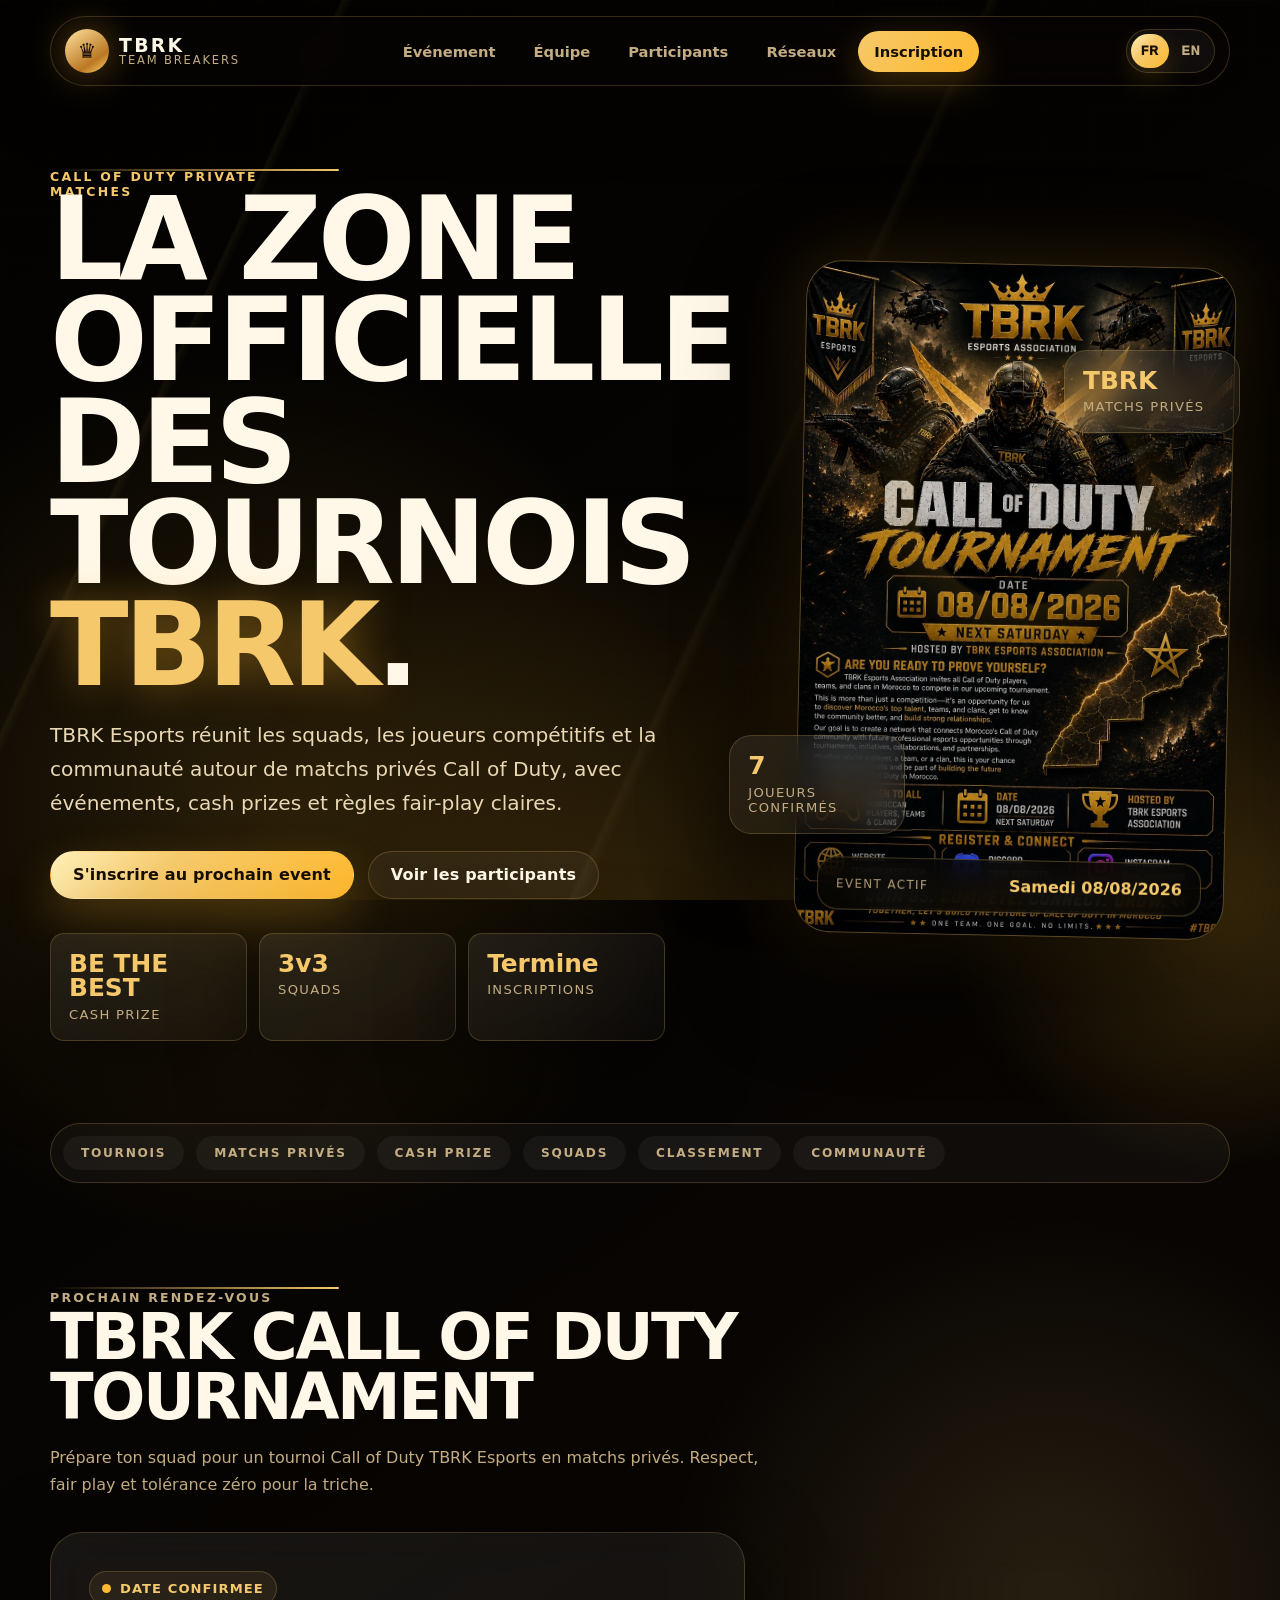
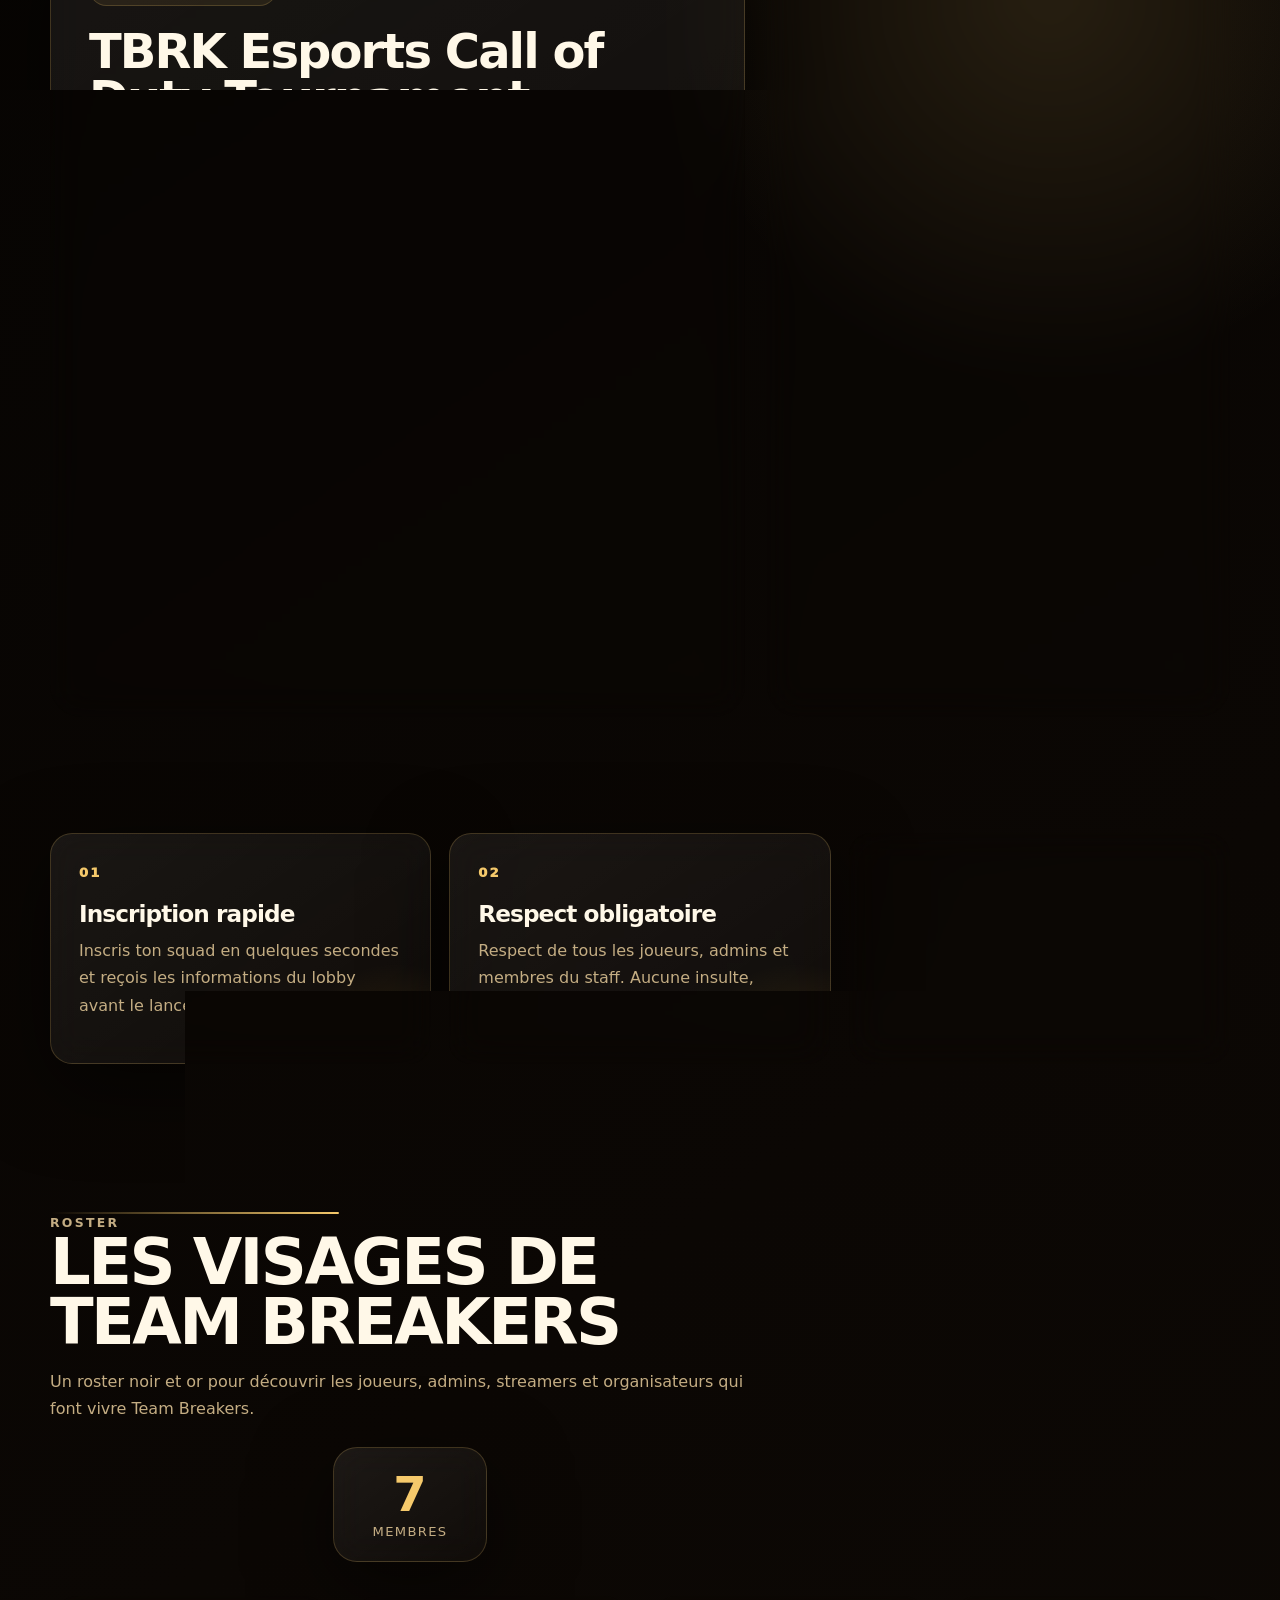
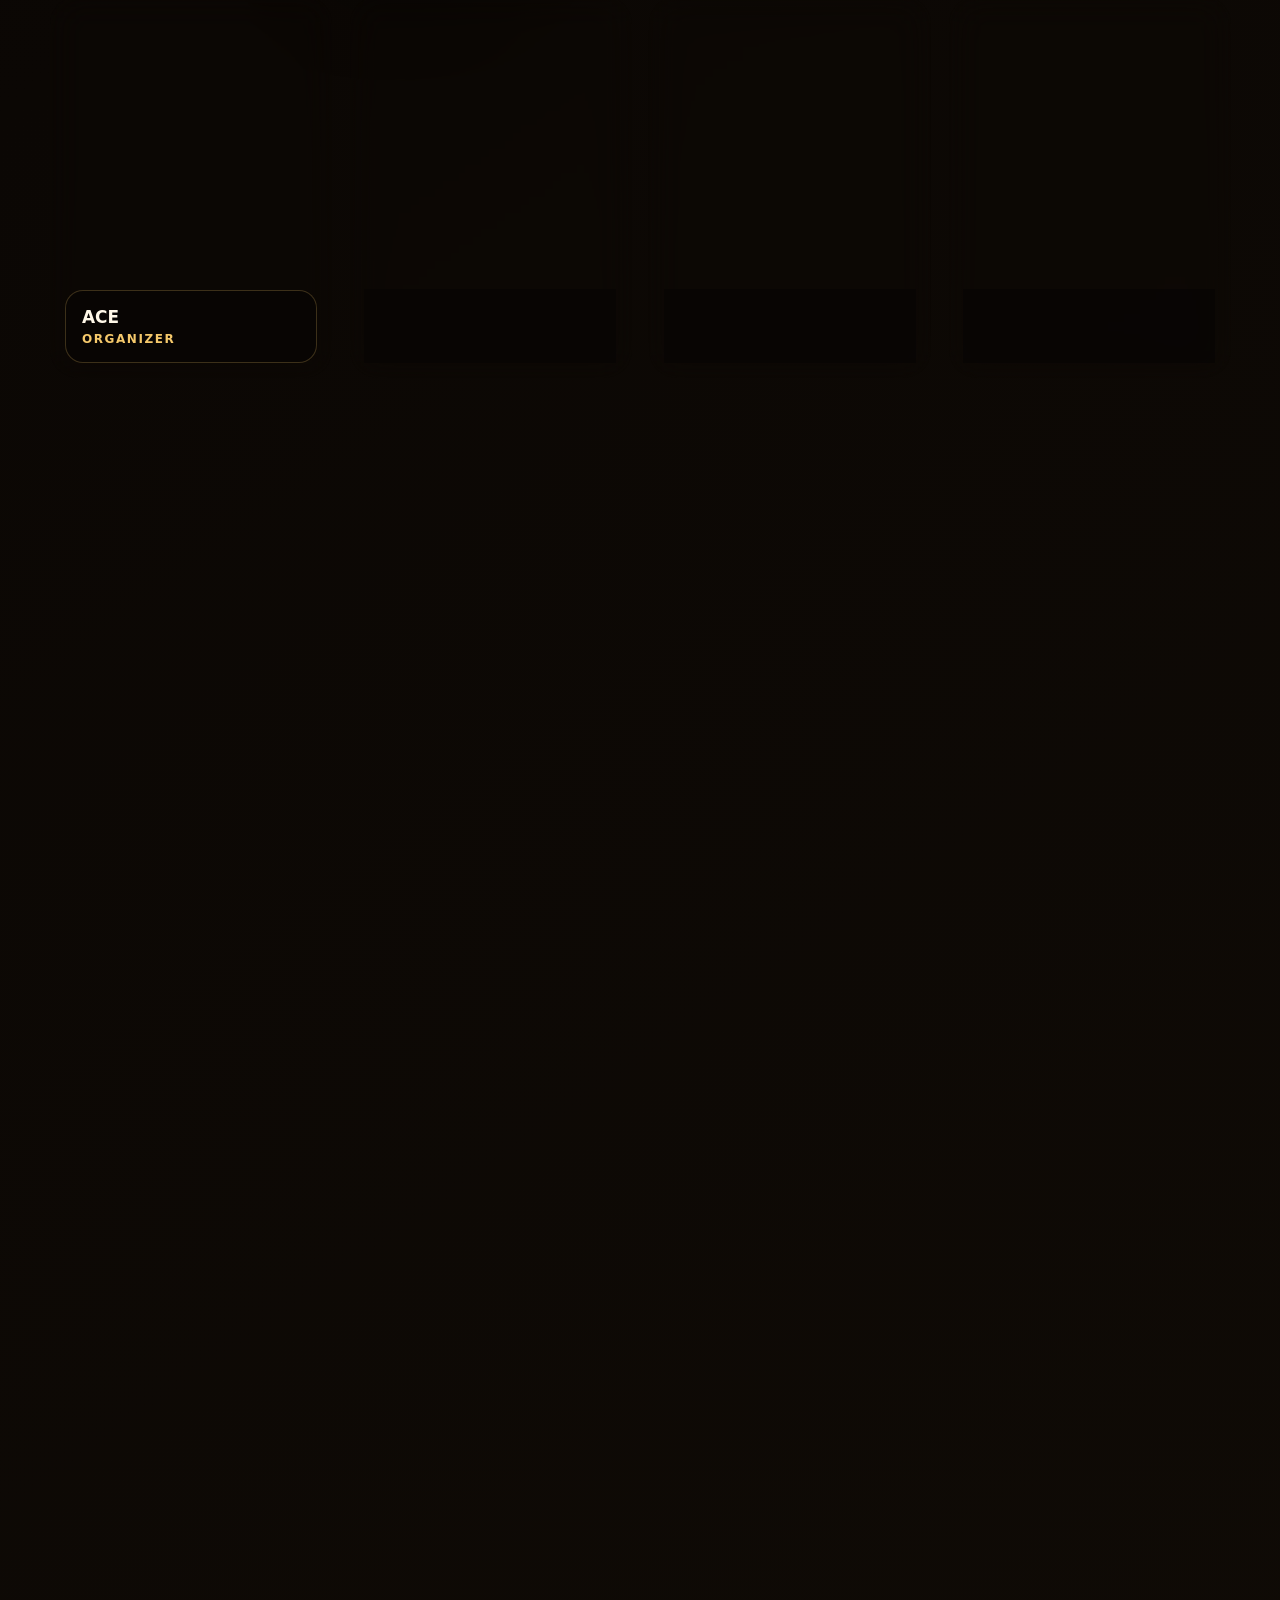
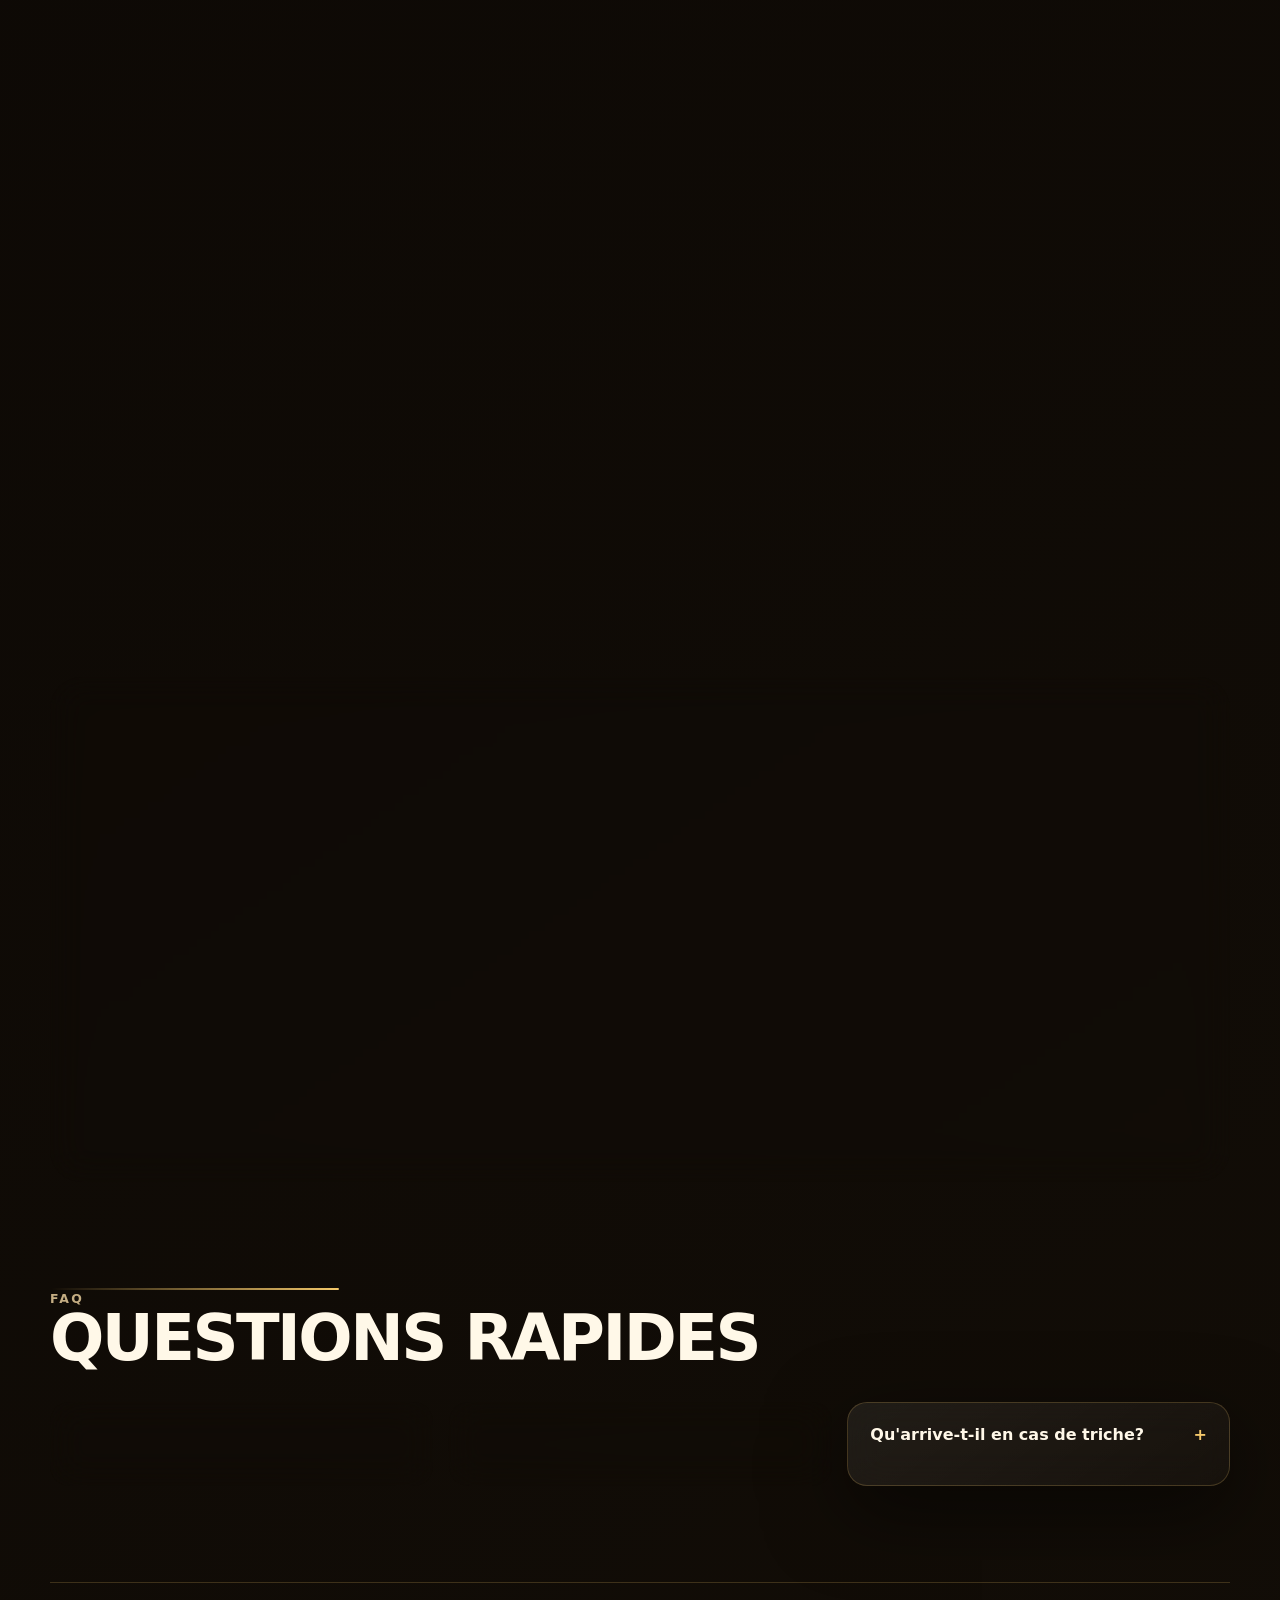
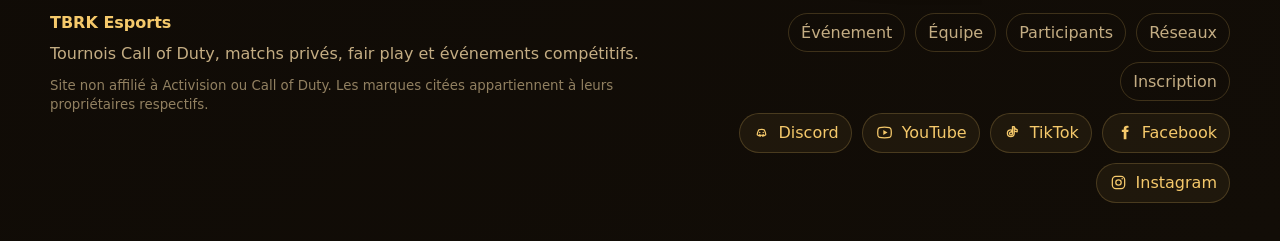
<file: index.html>
<!doctype html>
<html lang="fr" dir="ltr">
<head>
  <meta charset="utf-8" />
  <meta name="viewport" content="width=device-width, initial-scale=1" />
  <title>TBRK Esports | Tournois Call of Duty</title>
  <meta name="description" content="TBRK Esports organise des matchs privés, événements et tournois Call of Duty. Consulte les règles, les participants et inscris ton squad." />
  <meta name="theme-color" content="#080604" />
  <meta property="og:title" content="TBRK Esports - Team Breakers" />
  <meta property="og:description" content="Tournois Call of Duty, règles officielles, fair play et inscriptions aux événements TBRK." />
  <meta property="og:type" content="website" />
  <meta property="og:image" content="assets/images/event-poster.jpg" />
  <link rel="icon" href="assets/favicon.svg" type="image/svg+xml" />
  <link rel="stylesheet" href="css/style.css" />
</head>
<body>
  <div class="page-glow" aria-hidden="true"></div>
  <header class="site-header" data-nav>
    <a class="brand" href="#top" data-i18n-aria-label="a11y.brand">
      <span class="brand-mark" aria-hidden="true">♛</span>
      <span class="brand-copy">
        <strong>TBRK</strong>
        <small>Team Breakers</small>
      </span>
    </a>

    <nav class="site-nav" data-i18n-aria-label="a11y.mainNav" data-nav-menu>
      <a href="#event" data-i18n="nav.event">Événement</a>
      <a href="#team" data-i18n="nav.team">Équipe</a>
      <a href="#participants" data-i18n="nav.participants">Participants</a>
      <a href="#reseaux" data-i18n="nav.socials">Réseaux</a>
      <a href="#inscription" class="nav-cta" data-i18n="nav.registration">Inscription</a>
    </nav>

    <div class="header-actions">
      <div class="language-switcher" data-language-switcher data-i18n-aria-label="a11y.languageSwitcher" role="group">
        <button type="button" data-lang-option="fr" aria-pressed="true">FR</button>
        <button type="button" data-lang-option="en" aria-pressed="false">EN</button>
        <!-- <button type="button" data-lang-option="ar" aria-pressed="false">AR</button> -->
      </div>

      <button class="nav-toggle" type="button" data-i18n-aria-label="a11y.openMenu" aria-expanded="false" data-nav-toggle>
        <span></span><span></span><span></span>
      </button>
    </div>
  </header>

  <main id="top">
    <section class="hero section-padding">
      <div class="hero-copy reveal">
        <p class="eyebrow"> <span data-i18n="hero.eyebrow">Call of Duty Private Matches</span></p>
        <h1 data-i18n-html="hero.title">La zone officielle des tournois <em>TBRK</em>.</h1>
        <p class="hero-lead" data-i18n="hero.lead">
          TBRK Esports réunit les squads, les joueurs compétitifs et la communauté autour de matchs privés Call of Duty, avec événements, cash prizes et règles fair-play claires. 
        </p>
        <div class="hero-actions">
          <a class="btn btn-primary" href="#inscription" data-i18n="hero.primaryCta">S'inscrire au prochain event</a>
          <a class="btn btn-secondary" href="#participants" data-i18n="hero.secondaryCta">Voir les participants</a>
        </div>
        <div class="hero-metrics" data-i18n-aria-label="a11y.keyInfo">
          <div>
            <strong data-event-prize>BE THE BEST</strong>
            <span data-i18n="metrics.cashPrize">Cash prize</span>
          </div>
          <div>
            <strong data-event-format data-i18n="metrics.format">3v3</strong>
            <span data-i18n="metrics.squads">Squads</span>
          </div>
          <div>
            <strong data-event-status data-event-countdown>Compte a rebours</strong>
            <span data-i18n="metrics.registrations">Inscriptions</span>
          </div>
        </div>
      </div>

      <div class="hero-visual reveal" data-i18n-aria-label="a11y.poster">
        <div class="poster-card">
          <img src="assets/images/event-poster.jpg" data-i18n-alt="a11y.posterAlt" alt="Affiche TBRK Esports pour un tournoi Call of Duty avec règles fair play" />
          <div class="poster-badge">
            <span data-i18n="poster.activeEvent">Event actif</span>
            <strong data-event-date>Samedi 08/08/2026</strong>
          </div>
        </div>
        <div class="floating-card card-one">
          <strong data-participant-count>8</strong>
          <span data-i18n="hero.confirmedPlayers">joueurs confirmés</span>
        </div>
        <div class="floating-card card-two">
          <strong>TBRK</strong>
          <span data-i18n="hero.privateMatches">Matchs privés</span>
        </div>
      </div>
    </section>

    <section class="strip reveal" data-i18n-aria-label="a11y.highlights">
      <span data-i18n="strip.tournaments">Tournois</span>
      <span data-i18n="strip.privateMatches">Matchs privés</span>
      <span data-i18n="strip.cashPrize">Cash prize</span>
      <span data-i18n="strip.squads">Squads</span>
      <span data-i18n="strip.ranking">Classement</span>
      <span data-i18n="strip.community">Communauté</span>
    </section>

    <section class="section-padding event-section" id="event">
      <div class="section-heading reveal">
        <p class="eyebrow"> <span data-i18n="event.eyebrow">Prochain rendez-vous</span></p>
        <h2 data-event-title>TBRK Call of Duty Tournament</h2>
        <p data-event-description>
          Prépare ton squad, confirme ta présence et rejoins le lobby privé TBRK. Respect, fair play et compétition propre au programme.
        </p>
      </div>

      <div class="event-layout">
        <article class="event-card reveal">
          <div class="event-card-top">
            <span class="live-dot"></span>
            <span data-event-state>Date confirmee</span>
          </div>
          <h3 data-event-name>TBRK Esports Call of Duty Tournament</h3>
          <div class="event-grid">
            <div>
              <span data-i18n="event.date">Date</span>
              <strong data-event-date-full>Samedi 08/08/2026</strong>
            </div>
            <div>
              <span data-i18n="event.time">Heure</span>
              <strong data-event-time>23:00 heure du Maroc</strong>
            </div>
            <div>
              <span data-i18n="event.mode">Mode</span>
              <strong data-event-mode>3v3</strong>
            </div>
            <div>
              <span data-i18n="event.prize">Prix</span>
              <strong data-event-prize-card>BE THE BEST</strong>
            </div>
          </div>
          <div class="event-actions">
            <a class="btn btn-primary" data-form-link data-i18n="event.fillForm" data-i18n-empty-text="form.coming" data-empty-text="Formulaire d'inscription" href="#inscription" target="_self" rel="noopener">Remplir le formulaire</a>
            <a class="btn btn-ghost" href="#rules" data-i18n="event.viewRules">Voir les règles</a>
          </div>
        </article>

        <aside class="rules-card reveal" id="rules">
          <p class="eyebrow"> <span data-i18n="rules.eyebrow">Règlement officiel</span></p>
          <h3 data-i18n="rules.title">Règles du tournoi</h3>
          <ul data-rules-list>
            <li>Respect de tous les joueurs, admins et membres du staff.</li>
            <li>Fair play et bon esprit sportif obligatoires.</li>
            <li>Comportement professionnel en tout temps.</li>
            <li>Aucune insulte, toxicité ou langage offensant.</li>
            <li>Aucune triche, hack, exploit ou logiciel tiers non autorisé.</li>
            <li>Triche = bannissement permanent des événements TBRK.</li>
            <li>Tous les matchs sont surveillés et révisés.</li>
          </ul>
          <div class="policy-box">
            <strong data-i18n="rules.policyTitle">Fair Play Policy</strong>
            <p data-fair-play-policy>Tout joueur pris à tricher, exploiter un bug, utiliser un hack ou un logiciel non autorisé recevra un bannissement permanent de tous les événements TBRK Esports.</p>
          </div>
        </aside>
      </div>
    </section>

    <section class="section-padding features-section" data-i18n-aria-label="a11y.whyJoin">
      <div class="feature-card reveal">
        <span class="feature-icon">01</span>
        <h3 data-i18n="feature.one.title">Inscription rapide</h3>
        <p data-i18n="feature.one.text">Inscris ton squad en quelques secondes et reçois les informations du lobby avant le lancement de l'événement.</p>
      </div>
      <div class="feature-card reveal">
        <span class="feature-icon">02</span>
        <h3 data-i18n="feature.two.title">Respect obligatoire</h3>
        <p data-i18n="feature.two.text">Respect de tous les joueurs, admins et membres du staff. Aucune insulte, toxicité ou langage offensant.</p>
      </div>
      <div class="feature-card reveal">
        <span class="feature-icon">03</span>
        <h3 data-i18n="feature.three.title">Ban permanent</h3>
        <p data-i18n="feature.three.text">Aucune triche, hack, exploit ou logiciel tiers non autorisé. Toute violation entraîne un bannissement permanent.</p>
      </div>
    </section>

    <section class="section-padding team-section" id="team">
      <div class="section-heading reveal">
        <p class="eyebrow"> <span data-i18n="team.eyebrow">Roster</span></p>
        <h2 data-i18n="team.title">Les visages de Team Breakers</h2>
        <p data-i18n="team.text">Un roster noir et or pour découvrir les joueurs, admins, streamers et organisateurs qui font vivre Team Breakers.</p>
        <div class="count-card team-count-card">
          <strong data-member-count>0</strong>
          <span data-member-count-label>membres</span>
        </div>
      </div>
      <div class="team-grid" data-team-grid>
        <!-- Rempli automatiquement par js/app.js -->
      </div>
    </section>

    <section class="section-padding participants-section" id="participants">
      <div class="participants-header reveal">
        <div>
          <p class="eyebrow"> <span data-i18n="participants.eyebrow">Event en cours</span></p>
          <h2 data-i18n="participants.title">Participants inscrits</h2>
          <p data-i18n="participants.text">Quand un événement est actif, cette section affiche les joueurs confirmés et les squads déjà prêts pour le lobby.</p>
        </div>
        <div class="count-card">
          <strong data-participant-count-large>0</strong>
          <span data-i18n="participants.confirmed">confirmés</span>
        </div>
      </div>
      <div class="participants-list reveal" data-participants-list>
        <!-- Rempli automatiquement par js/app.js -->
      </div>
    </section>

    <section class="section-padding inscription-section" id="inscription">
      <div class="cta-panel reveal">
        <div>
          <p class="eyebrow"> <span data-i18n="cta.eyebrow">Rejoins le lobby</span></p>
          <h2 data-i18n="cta.title">Inscris ton squad au prochain tournoi TBRK.</h2>
          <p data-i18n="cta.text">
            Remplis le formulaire officiel pour réserver ta place. L'équipe TBRK validera ensuite les joueurs confirmés pour l'événement.
          </p>
        </div>
        <div class="cta-action">
          <a class="btn btn-primary btn-big" data-form-link data-i18n="cta.openForm" data-i18n-empty-text="form.coming" data-empty-text="Formulaire d'inscription" href="#inscription" target="_self" rel="noopener">Ouvrir le formulaire</a>
          <p class="form-note" data-form-note>Le formulaire sera ajouté ici dès l’ouverture des inscriptions.</p>
        </div>
      </div>
      <!-- <div class="form-embed reveal" data-form-embed>
        <iframe
          data-form-iframe
          src="https://docs.google.com/forms/d/e/1FAIpQLSf1eg2Zl-K3qJorzUhEaVsmOD-RLUkhR1WDR3X3w_1dHGWN-w/viewform?embedded=true"
          title="TBRK tournament registration form"
          loading="lazy"
          frameborder="0"
          marginheight="0"
          marginwidth="0">Chargement...</iframe>
      </div> -->
    </section>

    <section class="section-padding social-section" id="reseaux">
      <div class="social-panel reveal">
        <div class="section-heading">
          <p class="eyebrow"> <span data-i18n="social.eyebrow">Communauté</span></p>
          <h2 data-i18n="social.title">Connecte-toi avec TBRK.</h2>
          <p data-i18n="social.text">
            Rejoins nos réseaux pour recevoir les annonces d'événements, les horaires des lobbys, les clips, les résultats et les prochaines ouvertures d'inscription.
          </p>
        </div>
        <div class="social-grid" data-i18n-aria-label="a11y.socialLinks">
          <a class="social-card" data-social-link="discord" href="#reseaux" target="_self">
            <span class="social-icon" aria-hidden="true"><svg class="social-svg" viewBox="0 0 24 24" role="img" aria-label="Discord"><path d="M8.2 8.1c2.5-.8 5.1-.8 7.6 0l1.3 2.8c.5 1.3.8 2.8.9 4.2-1.5 1.2-3 1.9-4.4 2.2l-.7-1.1c.8-.2 1.5-.6 2.1-1-2 .9-4 .9-6 0 .6.4 1.3.8 2.1 1l-.7 1.1c-1.4-.3-2.9-1-4.4-2.2.1-1.4.4-2.9.9-4.2l1.3-2.8Z" fill="none" stroke="currentColor" stroke-width="1.7" stroke-linejoin="round"/><path d="M9.5 13.1c.6 0 1-.5 1-1s-.4-1-1-1-1 .5-1 1 .4 1 1 1Zm5 0c.6 0 1-.5 1-1s-.4-1-1-1-1 .5-1 1 .4 1 1 1Z" fill="currentColor"/></svg></span>
            <span class="social-copy">
              <strong data-i18n="social.discord.title">Discord</strong>
              <small data-i18n="social.discord.desc"></small>
            </span>
          </a>
          <a class="social-card" data-social-link="youtube" href="#reseaux" target="_self">
            <span class="social-icon" aria-hidden="true"><svg class="social-svg" viewBox="0 0 24 24" role="img" aria-label="YouTube"><path d="M21.1 7.2a3.1 3.1 0 0 0-2.2-2.2C17 4.5 12 4.5 12 4.5s-5 0-6.9.5a3.1 3.1 0 0 0-2.2 2.2A32 32 0 0 0 2.4 12a32 32 0 0 0 .5 4.8 3.1 3.1 0 0 0 2.2 2.2c1.9.5 6.9.5 6.9.5s5 0 6.9-.5a3.1 3.1 0 0 0 2.2-2.2c.3-1.3.5-2.9.5-4.8s-.2-3.5-.5-4.8Z" fill="none" stroke="currentColor" stroke-width="1.8" stroke-linejoin="round"/><path d="M10.3 8.6v6.8L16.2 12l-5.9-3.4Z" fill="currentColor"/></svg></span>
            <span class="social-copy">
              <strong data-i18n="social.youtube.title">YouTube</strong>
              <small data-i18n="social.youtube.desc"></small>
            </span>
          </a>
          <a class="social-card" data-social-link="tiktok" href="#reseaux" target="_self">
            <span class="social-icon" aria-hidden="true"><svg class="social-svg" viewBox="0 0 24 24" role="img" aria-label="TikTok"><path d="M14.4 3.6v9.5a4.8 4.8 0 1 1-4.8-4.8c.5 0 .9.1 1.3.2v3a2.1 2.1 0 1 0 1.1 1.8V3.6h2.4Zm0 0c.4 2.5 1.9 4 4.2 4.4v3.1c-1.7-.1-3.2-.7-4.2-1.7" fill="none" stroke="currentColor" stroke-width="1.85" stroke-linecap="round" stroke-linejoin="round"/></svg></span>
            <span class="social-copy">
              <strong data-i18n="social.tiktok.title">Tiktok</strong>
              <small data-i18n="social.tiktok.desc"></small>
            </span>
          </a>
          <a class="social-card" data-social-link="facebook" href="#reseaux" target="_self">
            <span class="social-icon" aria-hidden="true"><svg class="social-svg" viewBox="0 0 24 24" role="img" aria-label="Facebook"><path d="M14.7 8.1V6.6c0-.8.4-1.2 1.4-1.2h1.6V2.7c-.8-.1-1.6-.2-2.5-.2-2.6 0-4.3 1.6-4.3 4.5v1.1H8.2v3.1h2.7v10.3h3.8V11.2h2.6l.5-3.1h-3.1Z" fill="currentColor"/></svg></span>
            <span class="social-copy">
              <strong data-i18n="social.facebook.title">Facebook</strong>
              <small data-i18n="social.facebook.desc"></small>
            </span>
          </a>
          <a class="social-card" data-social-link="instagram" href="#reseaux" target="_self">
            <span class="social-icon" aria-hidden="true"><svg class="social-svg" viewBox="0 0 24 24" role="img" aria-label="Instagram"><rect x="3.3" y="3.3" width="17.4" height="17.4" rx="5" fill="none" stroke="currentColor" stroke-width="1.8"/><circle cx="12" cy="12" r="3.8" fill="none" stroke="currentColor" stroke-width="1.8"/><circle cx="17.2" cy="6.8" r="1.1" fill="currentColor"/></svg></span>
            <span class="social-copy">
              <strong data-i18n="social.instagram.title">Instagram</strong>
              <small data-i18n="social.instagram.desc"></small>
            </span>
          </a>
        </div>
        <p class="social-note" data-social-note>Les réseaux officiels TBRK seront ajoutés ici au fur et à mesure de leur ouverture.</p>
      </div>
    </section>

    <section class="section-padding faq-section" data-i18n-aria-label="a11y.faq">
      <div class="section-heading reveal">
        <p class="eyebrow"> <span data-i18n="faq.eyebrow">FAQ</span></p>
        <h2 data-i18n="faq.title">Questions rapides</h2>
      </div>
      <div class="faq-grid">
        <details class="reveal">
          <summary data-i18n="faq.q1">Comment participer à un événement?</summary>
          <p data-i18n="faq.a1">Clique sur le bouton d'inscription, remplis le formulaire officiel et attends la confirmation de l'équipe TBRK.</p>
        </details>
        <details class="reveal">
          <summary data-i18n="faq.q2">Quand la liste des participants est-elle mise à jour?</summary>
          <p data-i18n="faq.a2">Les participants confirmés sont publiés après validation des inscriptions par les admins TBRK.</p>
        </details>
        <details class="reveal">
          <summary data-i18n="faq.q3">Qu'arrive-t-il en cas de triche?</summary>
          <p data-i18n="faq.a3">La triche, les hacks, les exploits et les logiciels non autorisés entraînent un bannissement permanent des événements TBRK.</p>
        </details>
      </div>
    </section>
  </main>

  <footer class="site-footer">
    <div>
      <strong>TBRK Esports</strong>
      <p data-i18n="footer.description">Tournois Call of Duty, matchs privés, fair play et événements compétitifs.</p>
      <small data-i18n="footer.disclaimer">Site non affilié à Activision ou Call of Duty. Les marques citées appartiennent à leurs propriétaires respectifs.</small>
    </div>
    <div class="footer-right">
      <div class="footer-links">
        <a href="#event" data-i18n="nav.event">Événement</a>
        <a href="#team" data-i18n="nav.team">Équipe</a>
        <a href="#participants" data-i18n="nav.participants">Participants</a>
        <a href="#reseaux" data-i18n="nav.socials">Réseaux</a>
        <a data-form-link data-i18n="nav.registration" data-i18n-empty-text="form.registrationComing" data-empty-text="Inscription" href="#inscription" target="_self" rel="noopener">Inscription</a>
      </div>
      <div class="footer-socials" data-i18n-aria-label="a11y.footerSocials">
        <a data-social-link="discord" href="#reseaux" target="_self"><span class="footer-social-icon" aria-hidden="true"><svg class="social-svg" viewBox="0 0 24 24" role="img" aria-label="Discord"><path d="M8.2 8.1c2.5-.8 5.1-.8 7.6 0l1.3 2.8c.5 1.3.8 2.8.9 4.2-1.5 1.2-3 1.9-4.4 2.2l-.7-1.1c.8-.2 1.5-.6 2.1-1-2 .9-4 .9-6 0 .6.4 1.3.8 2.1 1l-.7 1.1c-1.4-.3-2.9-1-4.4-2.2.1-1.4.4-2.9.9-4.2l1.3-2.8Z" fill="none" stroke="currentColor" stroke-width="1.7" stroke-linejoin="round"/><path d="M9.5 13.1c.6 0 1-.5 1-1s-.4-1-1-1-1 .5-1 1 .4 1 1 1Zm5 0c.6 0 1-.5 1-1s-.4-1-1-1-1 .5-1 1 .4 1 1 1Z" fill="currentColor"/></svg></span><span data-i18n="social.discord.title">Discord</span></a>
        <a data-social-link="youtube" href="#reseaux" target="_self"><span class="footer-social-icon" aria-hidden="true"><svg class="social-svg" viewBox="0 0 24 24" role="img" aria-label="YouTube"><path d="M21.1 7.2a3.1 3.1 0 0 0-2.2-2.2C17 4.5 12 4.5 12 4.5s-5 0-6.9.5a3.1 3.1 0 0 0-2.2 2.2A32 32 0 0 0 2.4 12a32 32 0 0 0 .5 4.8 3.1 3.1 0 0 0 2.2 2.2c1.9.5 6.9.5 6.9.5s5 0 6.9-.5a3.1 3.1 0 0 0 2.2-2.2c.3-1.3.5-2.9.5-4.8s-.2-3.5-.5-4.8Z" fill="none" stroke="currentColor" stroke-width="1.8" stroke-linejoin="round"/><path d="M10.3 8.6v6.8L16.2 12l-5.9-3.4Z" fill="currentColor"/></svg></span><span data-i18n="social.youtube.title">YouTube</span></a>
        <a data-social-link="tiktok" href="#reseaux" target="_self"><span class="footer-social-icon" aria-hidden="true"><svg class="social-svg" viewBox="0 0 24 24" role="img" aria-label="TikTok"><path d="M14.4 3.6v9.5a4.8 4.8 0 1 1-4.8-4.8c.5 0 .9.1 1.3.2v3a2.1 2.1 0 1 0 1.1 1.8V3.6h2.4Zm0 0c.4 2.5 1.9 4 4.2 4.4v3.1c-1.7-.1-3.2-.7-4.2-1.7" fill="none" stroke="currentColor" stroke-width="1.85" stroke-linecap="round" stroke-linejoin="round"/></svg></span><span data-i18n="social.tiktok.title">Tiktok</span></a>
        <a data-social-link="facebook" href="#reseaux" target="_self"><span class="footer-social-icon" aria-hidden="true"><svg class="social-svg" viewBox="0 0 24 24" role="img" aria-label="Facebook"><path d="M14.7 8.1V6.6c0-.8.4-1.2 1.4-1.2h1.6V2.7c-.8-.1-1.6-.2-2.5-.2-2.6 0-4.3 1.6-4.3 4.5v1.1H8.2v3.1h2.7v10.3h3.8V11.2h2.6l.5-3.1h-3.1Z" fill="currentColor"/></svg></span><span data-i18n="social.facebook.title">Facebook</span></a>
        <a data-social-link="instagram" href="#reseaux" target="_self"><span class="footer-social-icon" aria-hidden="true"><svg class="social-svg" viewBox="0 0 24 24" role="img" aria-label="Instagram"><rect x="3.3" y="3.3" width="17.4" height="17.4" rx="5" fill="none" stroke="currentColor" stroke-width="1.8"/><circle cx="12" cy="12" r="3.8" fill="none" stroke="currentColor" stroke-width="1.8"/><circle cx="17.2" cy="6.8" r="1.1" fill="currentColor"/></svg></span><span data-i18n="social.instagram.title">Instagram</span></a>
      </div>
    </div>
  </footer>

  <script src="js/app.js" defer></script>
</body>
</html>
</file>
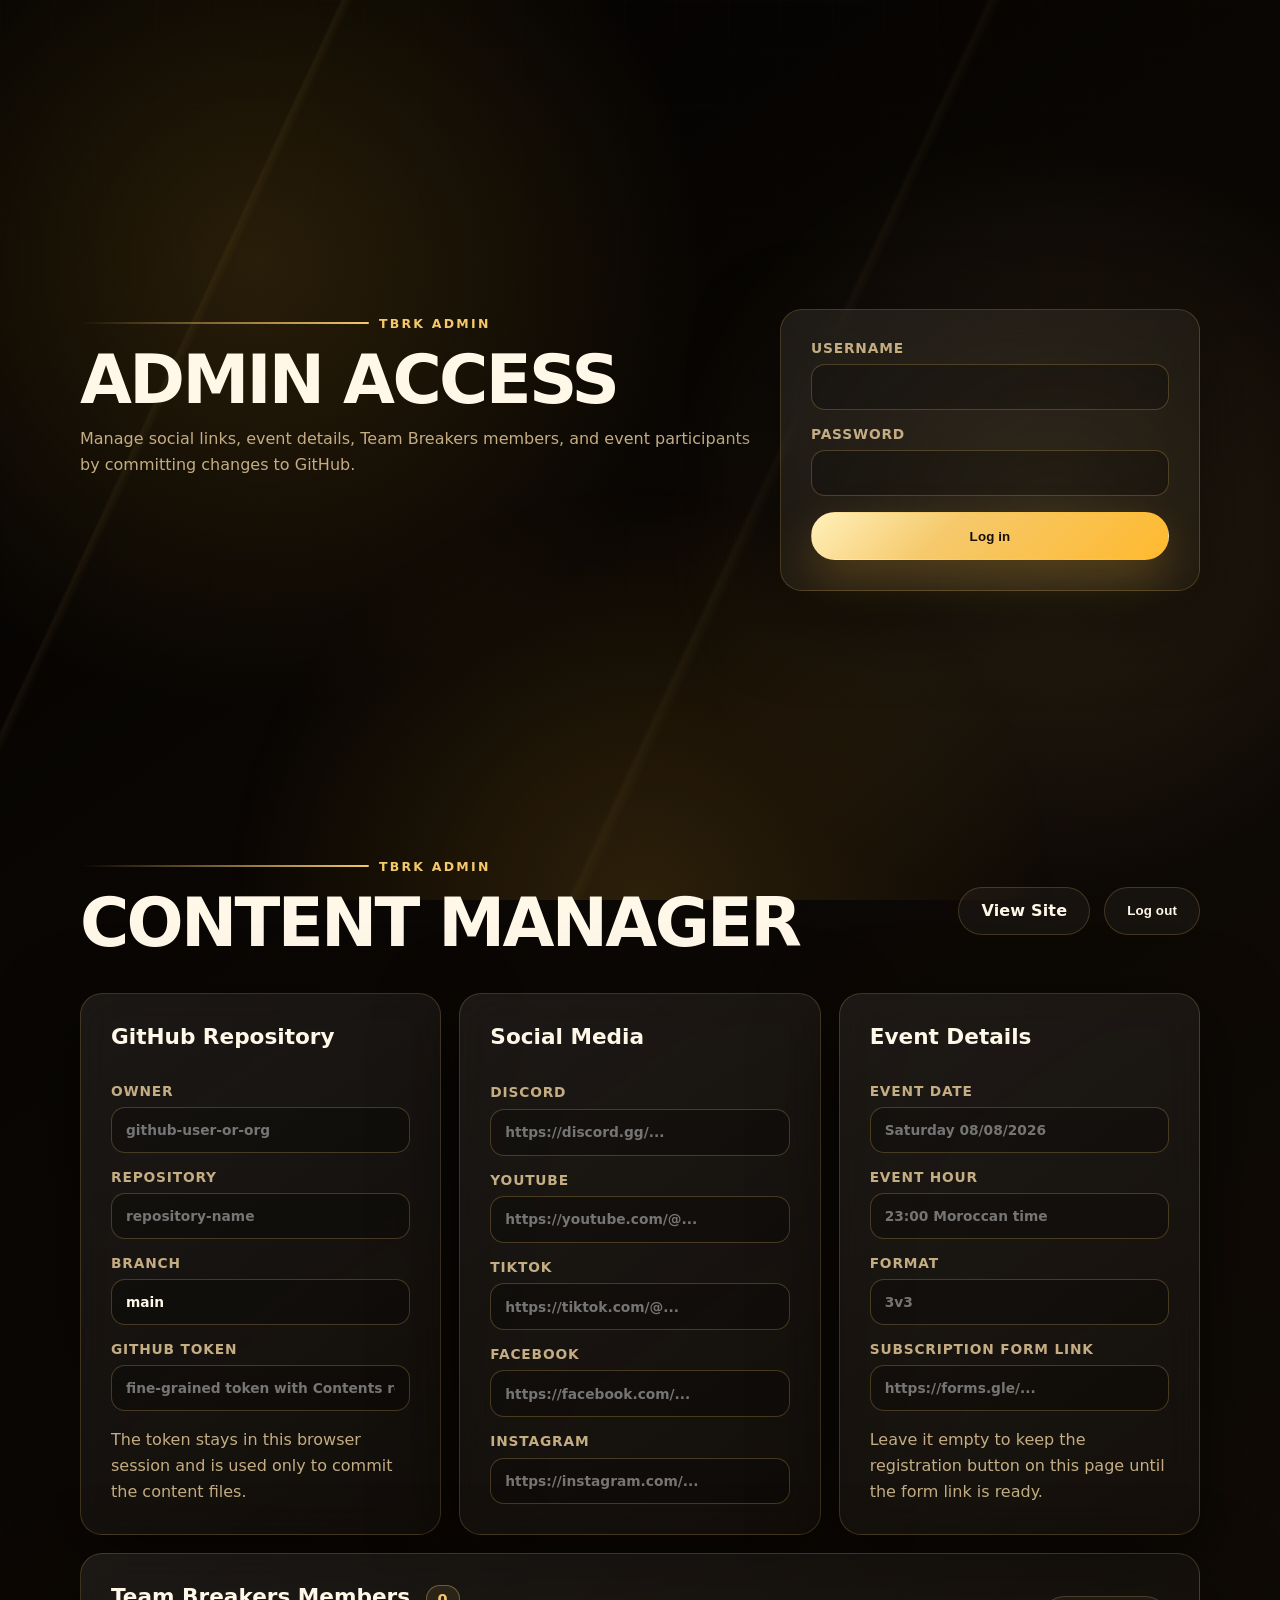
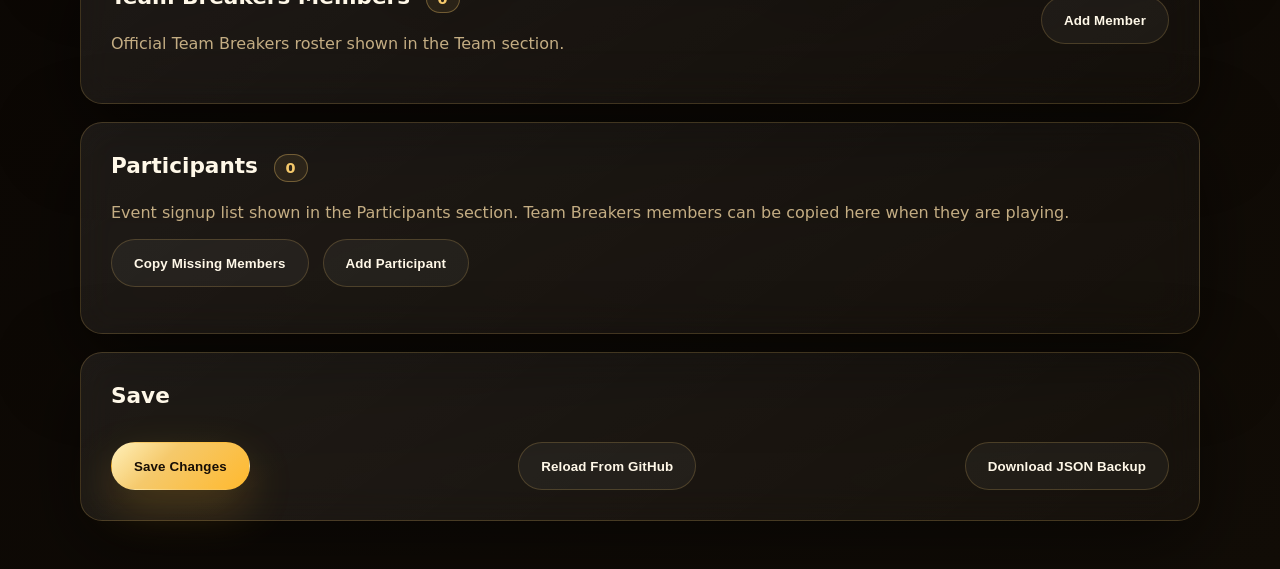
<file: admin.html>
<!doctype html>
<html lang="en">
<head>
  <meta charset="utf-8" />
  <meta name="viewport" content="width=device-width, initial-scale=1" />
  <title>TBRK Admin</title>
  <meta name="robots" content="noindex, nofollow" />
  <link rel="stylesheet" href="css/style.css" />
  <link rel="stylesheet" href="css/admin.css" />
</head>
<body class="admin-body">
  <main class="admin-shell">
    <section class="admin-login" data-login-panel>
      <div>
        <p class="eyebrow"><span></span> TBRK Admin</p>
        <h1>Admin Access</h1>
        <p class="admin-muted">Manage social links, event details, Team Breakers members, and event participants by committing changes to GitHub. </p>
      </div>

      <form class="admin-card admin-form" action="#" data-login-form>
        <label>
          Username
          <input name="username" autocomplete="username" required />
        </label>
        <label>
          Password
          <input name="password" type="password" autocomplete="current-password" required />
        </label>
        <button class="btn btn-primary" type="button" data-login-submit>Log in</button>
        <p class="admin-error" data-login-error hidden>Incorrect login. An alert email draft will be opened.</p>
      </form>
    </section>

    <section class="admin-panel" data-admin-panel hidden>
      <header class="admin-topbar">
        <div>
          <p class="eyebrow"><span></span> TBRK Admin</p>
          <h1>Content Manager</h1>
        </div>
        <div class="admin-actions">
          <a class="btn btn-secondary" href="index.html">View Site</a>
          <button class="btn btn-ghost" type="button" data-logout>Log out</button>
        </div>
      </header>

      <form class="admin-grid" action="#" data-admin-form>
        <section class="admin-card">
          <h2>GitHub Repository</h2>
          <label>Owner <input name="githubOwner" placeholder="github-user-or-org" required /></label>
          <label>Repository <input name="githubRepo" placeholder="repository-name" required /></label>
          <label>Branch <input name="githubBranch" value="main" required /></label>
          <label>GitHub token <input name="githubToken" type="password" autocomplete="off" placeholder="fine-grained token with Contents read/write" required /></label>
          <p class="admin-muted">The token stays in this browser session and is used only to commit the content files.</p>
        </section>

        <section class="admin-card">
          <h2>Social Media</h2>
          <label>Discord <input name="discord" type="url" placeholder="https://discord.gg/..." /></label>
          <label>YouTube <input name="youtube" type="url" placeholder="https://youtube.com/@..." /></label>
          <label>TikTok <input name="tiktok" type="url" placeholder="https://tiktok.com/@..." /></label>
          <label>Facebook <input name="facebook" type="url" placeholder="https://facebook.com/..." /></label>
          <label>Instagram <input name="instagram" type="url" placeholder="https://instagram.com/..." /></label>
        </section>

        <section class="admin-card">
          <h2>Event Details</h2>
          <label>Event date <input name="eventDate" placeholder="Saturday 08/08/2026" /></label>
          <label>Event hour <input name="eventTime" placeholder="23:00 Moroccan time" /></label>
          <label>Format <input name="eventMode" placeholder="3v3" /></label>
          <label>Subscription form link <input name="formUrl" type="url" placeholder="https://forms.gle/..." /></label>
          <p class="admin-muted">Leave it empty to keep the registration button on this page until the form link is ready.</p>
        </section>

        <section class="admin-card admin-card-wide">
          <div class="admin-section-head">
            <div>
              <h2>Team Breakers Members <span class="admin-count" data-member-count-admin>0</span></h2>
              <p class="admin-muted">Official Team Breakers roster shown in the Team section.</p>
            </div>
            <button class="btn btn-secondary" type="button" data-add-member>Add Member</button>
          </div>
          <div class="players-editor" data-members-editor></div>
        </section>

        <section class="admin-card admin-card-wide">
          <div class="admin-section-head">
            <div>
              <h2>Participants <span class="admin-count" data-participant-count-admin>0</span></h2>
              <p class="admin-muted">Event signup list shown in the Participants section. Team Breakers members can be copied here when they are playing.</p>
            </div>
            <div class="admin-actions">
              <button class="btn btn-secondary" type="button" data-sync-members>Copy Missing Members</button>
              <button class="btn btn-secondary" type="button" data-add-participant>Add Participant</button>
            </div>
          </div>
          <div class="players-editor" data-participants-editor></div>
        </section>

        <section class="admin-card admin-card-wide">
          <h2>Save</h2>
          <div class="admin-actions">
            <button class="btn btn-primary" type="button" data-save>Save Changes</button>
            <button class="btn btn-secondary" type="button" data-load-github>Reload From GitHub</button>
            <button class="btn btn-secondary" type="button" data-download>Download JSON Backup</button>
          </div>
          <p class="admin-success" data-save-message hidden></p>
          <p class="admin-error" data-error-message hidden></p>
        </section>
      </form>
    </section>
  </main>

  <script src="js/admin.js" defer></script>
</body>
</html>
</file>
<file: css/style.css>
:root {
  --bg: #070503;
  --bg-soft: #100c07;
  --panel: rgba(20, 15, 9, 0.76);
  --panel-strong: rgba(26, 19, 11, 0.94);
  --gold: #f5c96b;
  --gold-strong: #ffb92e;
  --gold-soft: rgba(245, 201, 107, 0.16);
  --text: #fff8e8;
  --muted: #c4ad83;
  --line: rgba(245, 201, 107, 0.2);
  --shadow: 0 24px 80px rgba(0, 0, 0, 0.52);
  --radius-lg: 32px;
  --radius-md: 22px;
  --radius-sm: 14px;
  --max-width: 1180px;
}

* {
  box-sizing: border-box;
}

html {
  scroll-behavior: smooth;
}

body {
  margin: 0;
  min-height: 100vh;
  color: var(--text);
  background:
    radial-gradient(circle at 20% 12%, rgba(255, 186, 46, 0.14), transparent 28rem),
    radial-gradient(circle at 82% 24%, rgba(245, 201, 107, 0.13), transparent 24rem),
    linear-gradient(145deg, #030201 0%, #0b0704 44%, #120d07 100%);
  font-family: Inter, ui-sans-serif, system-ui, -apple-system, BlinkMacSystemFont, "Segoe UI", sans-serif;
  overflow-x: hidden;
}

body::before {
  content: "";
  position: fixed;
  inset: 0;
  pointer-events: none;
  opacity: 0.26;
  z-index: -3;
  background-image:
    linear-gradient(rgba(245, 201, 107, 0.06) 1px, transparent 1px),
    linear-gradient(90deg, rgba(245, 201, 107, 0.05) 1px, transparent 1px);
  background-size: 52px 52px;
  mask-image: linear-gradient(to bottom, black, transparent 90%);
}

body::after {
  content: "";
  position: fixed;
  inset: 0;
  pointer-events: none;
  z-index: -2;
  background:
    linear-gradient(115deg, transparent 0 20%, rgba(245, 201, 107, 0.06) 20.2%, transparent 20.8% 58%, rgba(245, 201, 107, 0.045) 58.3%, transparent 59%),
    radial-gradient(circle at center bottom, rgba(255, 185, 46, 0.14), transparent 26rem);
}

img {
  max-width: 100%;
  display: block;
}

a {
  color: inherit;
  text-decoration: none;
}

button,
a {
  -webkit-tap-highlight-color: transparent;
}

code {
  color: var(--gold);
  background: rgba(255, 255, 255, 0.06);
  border: 1px solid var(--line);
  padding: 0.12rem 0.36rem;
  border-radius: 0.45rem;
}

.page-glow {
  position: fixed;
  inset: auto -14rem -18rem auto;
  width: 36rem;
  height: 36rem;
  background: radial-gradient(circle, rgba(255, 185, 46, 0.22), transparent 68%);
  filter: blur(10px);
  z-index: -1;
  pointer-events: none;
}

.section-padding {
  width: min(var(--max-width), calc(100% - 32px));
  margin-inline: auto;
  padding: 96px 0;
}

.site-header {
  position: sticky;
  top: 0;
  z-index: 50;
  display: flex;
  align-items: center;
  justify-content: space-between;
  width: min(var(--max-width), calc(100% - 32px));
  margin: 16px auto 0;
  padding: 12px 14px;
  border: 1px solid var(--line);
  border-radius: 999px;
  background: rgba(7, 5, 3, 0.76);
  box-shadow: 0 18px 70px rgba(0, 0, 0, 0.35);
  backdrop-filter: blur(18px);
}

.brand {
  display: inline-flex;
  gap: 10px;
  align-items: center;
  min-width: max-content;
}

.brand-mark {
  display: grid;
  place-items: center;
  width: 44px;
  height: 44px;
  border-radius: 50%;
  color: #1a1005;
  font-size: 1.3rem;
  background: linear-gradient(145deg, #ffe3a0, #bb7823 70%, #ffd56c);
  box-shadow: 0 0 36px rgba(255, 185, 46, 0.38);
}

.brand-copy {
  display: grid;
  line-height: 1;
}

.brand-copy strong {
  font-size: 1.18rem;
  letter-spacing: 0.12em;
}

.brand-copy small {
  color: var(--muted);
  font-size: 0.72rem;
  letter-spacing: 0.16em;
  text-transform: uppercase;
}

.site-nav {
  display: flex;
  align-items: center;
  gap: 6px;
}

.site-nav a {
  color: var(--muted);
  padding: 12px 16px;
  border-radius: 999px;
  font-weight: 700;
  font-size: 0.92rem;
  transition: 180ms ease;
}

.site-nav a:hover,
.site-nav a:focus-visible {
  color: var(--text);
  background: rgba(255, 255, 255, 0.06);
  outline: none;
}

.site-nav .nav-cta {
  color: #150f06;
  background: linear-gradient(135deg, var(--gold), var(--gold-strong));
  box-shadow: 0 10px 35px rgba(255, 185, 46, 0.24);
}

.header-actions {
  display: inline-flex;
  align-items: center;
  gap: 10px;
}

.language-switcher {
  display: inline-flex;
  align-items: center;
  gap: 3px;
  padding: 4px;
  border: 1px solid var(--line);
  border-radius: 999px;
  background: rgba(255, 255, 255, 0.045);
}

.language-switcher button {
  min-width: 38px;
  height: 34px;
  border: 0;
  border-radius: 999px;
  color: var(--muted);
  background: transparent;
  font-weight: 1000;
  font-size: 0.76rem;
  letter-spacing: 0.08em;
  cursor: pointer;
  transition: 180ms ease;
}

.language-switcher button:hover,
.language-switcher button:focus-visible {
  color: var(--text);
  outline: none;
}

.language-switcher button[aria-pressed="true"] {
  color: #170e05;
  background: linear-gradient(135deg, #fff0b9 0%, var(--gold) 42%, var(--gold-strong) 100%);
  box-shadow: 0 10px 26px rgba(255, 185, 46, 0.18);
}

.nav-toggle {
  display: none;
  width: 46px;
  height: 46px;
  border: 1px solid var(--line);
  border-radius: 50%;
  background: rgba(255, 255, 255, 0.04);
  cursor: pointer;
}

.nav-toggle span {
  display: block;
  width: 18px;
  height: 2px;
  margin: 4px auto;
  background: var(--text);
  border-radius: 2px;
}

.hero {
  display: grid;
  grid-template-columns: minmax(0, 1.04fr) minmax(330px, 0.86fr);
  gap: 56px;
  align-items: center;
  padding-top: 80px;
}

.eyebrow {
  display: inline-flex;
  align-items: center;
  gap: 10px;
  color: var(--gold);
  margin: 0 0 18px;
  font-size: 0.78rem;
  font-weight: 900;
  letter-spacing: 0.18em;
  text-transform: uppercase;
}

.eyebrow span {
  width: 289px;
  height: 2px;
  border-radius: 99px;
  background: linear-gradient(90deg, transparent, var(--gold));
}

h1,
h2,
h3,
p {
  margin-top: 0;
}

h1,
h2,
h3 {
  letter-spacing: -0.04em;
}

h1 {
  max-width: 780px;
  margin-bottom: 22px;
  font-size: clamp(3.4rem, 9vw, 7.2rem);
  line-height: 0.88;
  text-transform: uppercase;
}

h1 em {
  color: var(--gold);
  font-style: normal;
  text-shadow: 0 0 40px rgba(255, 185, 46, 0.36);
}

.hero-lead {
  max-width: 660px;
  color: #e9d8b5;
  font-size: clamp(1.04rem, 2.2vw, 1.26rem);
  line-height: 1.7;
}

.hero-actions,
.event-actions {
  display: flex;
  flex-wrap: wrap;
  gap: 14px;
  margin-top: 30px;
}

.btn {
  display: inline-flex;
  align-items: center;
  justify-content: center;
  min-height: 48px;
  padding: 0 22px;
  border: 1px solid transparent;
  border-radius: 999px;
  font-weight: 900;
  letter-spacing: 0.01em;
  transition: transform 180ms ease, box-shadow 180ms ease, border-color 180ms ease, background 180ms ease;
}

.btn:hover,
.btn:focus-visible {
  transform: translateY(-2px);
  outline: none;
}

.btn-primary {
  color: #170e05;
  background: linear-gradient(135deg, #fff0b9 0%, var(--gold) 38%, var(--gold-strong) 100%);
  box-shadow: 0 18px 45px rgba(255, 185, 46, 0.22);
}

.btn-primary:hover,
.btn-primary:focus-visible {
  box-shadow: 0 22px 55px rgba(255, 185, 46, 0.34);
}

.btn-secondary,
.btn-ghost {
  color: var(--text);
  border-color: var(--line);
  background: rgba(255, 255, 255, 0.045);
}

.btn-secondary:hover,
.btn-ghost:hover,
.btn-secondary:focus-visible,
.btn-ghost:focus-visible {
  border-color: rgba(245, 201, 107, 0.52);
  background: rgba(245, 201, 107, 0.08);
}

.btn-big {
  min-height: 58px;
  padding-inline: 28px;
}

.btn.is-disabled {
  opacity: 0.68;
  cursor: not-allowed;
  box-shadow: none;
}

.btn.is-disabled:hover,
.btn.is-disabled:focus-visible {
  transform: none;
}

.cta-action {
  display: grid;
  justify-items: start;
  gap: 10px;
}

.form-note {
  margin: 0;
  color: var(--muted);
  font-size: 0.88rem;
}

.form-embed {
  overflow: hidden;
  margin-top: 22px;
  border: 1px solid var(--line);
  border-radius: var(--radius-md);
  background: rgba(255, 255, 255, 0.04);
  box-shadow: var(--shadow);
}

.form-embed iframe {
  display: block;
  width: 100%;
  min-height: min(854px, 86vh);
  border: 0;
  background: #fff;
}

.hero-metrics {
  display: grid;
  grid-template-columns: repeat(3, minmax(0, 1fr));
  gap: 12px;
  max-width: 660px;
  margin-top: 34px;
}

.hero-metrics div,
.count-card,
.floating-card {
  border: 1px solid var(--line);
  background: linear-gradient(145deg, rgba(255, 255, 255, 0.075), rgba(255, 255, 255, 0.025));
  box-shadow: var(--shadow);
  backdrop-filter: blur(16px);
}

.hero-metrics div {
  padding: 18px;
  border-radius: var(--radius-sm);
}

.hero-metrics strong,
.count-card strong,
.floating-card strong {
  display: block;
  color: var(--gold);
  font-size: 1.55rem;
  line-height: 1;
}

.hero-metrics span,
.count-card span,
.floating-card span {
  display: block;
  color: var(--muted);
  margin-top: 6px;
  font-size: 0.82rem;
  text-transform: uppercase;
  letter-spacing: 0.1em;
}

.hero-visual {
  position: relative;
  min-height: 680px;
}

.poster-card {
  position: relative;
  width: min(100%, 430px);
  margin-left: auto;
  border: 1px solid rgba(245, 201, 107, 0.32);
  border-radius: 36px;
  overflow: hidden;
  box-shadow: 0 34px 110px rgba(0, 0, 0, 0.7), 0 0 70px rgba(255, 185, 46, 0.18);
  transform: rotate(1.2deg);
  background: #120c05;
}

.poster-card::before {
  content: "";
  position: absolute;
  inset: 0;
  z-index: 1;
  pointer-events: none;
  background:
    linear-gradient(to bottom, rgba(0, 0, 0, 0.02), rgba(0, 0, 0, 0.12)),
    radial-gradient(circle at 52% 34%, transparent 0 22%, rgba(255, 185, 46, 0.12) 23%, transparent 34%);
}

.poster-card img {
  width: 100%;
  height: 670px;
  object-fit: cover;
  object-position: center;
}

.poster-badge {
  position: absolute;
  z-index: 2;
  left: 22px;
  right: 22px;
  bottom: 22px;
  display: flex;
  justify-content: space-between;
  align-items: center;
  gap: 14px;
  padding: 16px 18px;
  border: 1px solid rgba(245, 201, 107, 0.28);
  border-radius: 20px;
  background: rgba(8, 6, 4, 0.72);
  backdrop-filter: blur(16px);
}

.poster-badge span {
  color: var(--muted);
  text-transform: uppercase;
  letter-spacing: 0.12em;
  font-size: 0.74rem;
}

.poster-badge strong {
  color: var(--gold);
}

.floating-card {
  position: absolute;
  width: 176px;
  padding: 18px;
  border-radius: 22px;
}

.card-one {
  left: 8px;
  bottom: 110px;
}

.card-two {
  right: -10px;
  top: 86px;
}

.strip {
  width: min(var(--max-width), calc(100% - 32px));
  margin: -14px auto 8px;
  display: flex;
  gap: 12px;
  align-items: center;
  overflow: auto;
  padding: 12px;
  border: 1px solid var(--line);
  border-radius: 999px;
  background: rgba(255, 255, 255, 0.035);
  scrollbar-width: none;
}

.strip::-webkit-scrollbar {
  display: none;
}

.strip span {
  flex: 0 0 auto;
  color: var(--muted);
  padding: 10px 18px;
  border-radius: 999px;
  background: rgba(255, 255, 255, 0.045);
  text-transform: uppercase;
  font-size: 0.76rem;
  font-weight: 900;
  letter-spacing: 0.14em;
}

.section-heading {
  max-width: 720px;
  margin-bottom: 34px;
}

.section-heading h2,
.participants-header h2,
.cta-panel h2 {
  margin-bottom: 16px;
  font-size: clamp(2.3rem, 5vw, 4.8rem);
  line-height: 0.94;
  text-transform: uppercase;
}

.section-heading p,
.participants-header p,
.cta-panel p,
.feature-card p,
.rules-card p,
.site-footer p,
.faq-grid p {
  color: var(--muted);
  line-height: 1.7;
}

.event-layout {
  display: grid;
  grid-template-columns: minmax(0, 1.2fr) minmax(310px, 0.8fr);
  gap: 22px;
}

.event-card,
.rules-card,
.feature-card,
.player-card,
.participant-row,
.cta-panel,
.faq-grid details {
  border: 1px solid var(--line);
  background: linear-gradient(145deg, rgba(255, 255, 255, 0.072), rgba(255, 255, 255, 0.028));
  box-shadow: var(--shadow);
  backdrop-filter: blur(18px);
}

.event-card,
.rules-card,
.cta-panel {
  border-radius: var(--radius-lg);
  padding: clamp(24px, 4vw, 38px);
}

.event-card-top {
  display: inline-flex;
  align-items: center;
  gap: 9px;
  color: var(--gold);
  padding: 9px 12px;
  border: 1px solid var(--line);
  border-radius: 999px;
  background: rgba(245, 201, 107, 0.08);
  font-size: 0.82rem;
  font-weight: 900;
  text-transform: uppercase;
  letter-spacing: 0.08em;
}

.live-dot {
  width: 9px;
  height: 9px;
  border-radius: 50%;
  background: var(--gold-strong);
  box-shadow: 0 0 0 0 rgba(255, 185, 46, 0.7);
  animation: pulse 1.8s infinite;
}

@keyframes pulse {
  70% { box-shadow: 0 0 0 12px rgba(255, 185, 46, 0); }
  100% { box-shadow: 0 0 0 0 rgba(255, 185, 46, 0); }
}

.event-card h3,
.rules-card h3,
.feature-card h3 {
  margin: 22px 0;
  font-size: clamp(1.8rem, 4vw, 3rem);
  line-height: 0.98;
}

.event-grid {
  display: grid;
  grid-template-columns: repeat(4, minmax(0, 1fr));
  gap: 10px;
}

.event-grid div {
  padding: 18px;
  border: 1px solid rgba(245, 201, 107, 0.16);
  border-radius: 18px;
  background: rgba(0, 0, 0, 0.2);
}

.event-grid span {
  display: block;
  color: var(--muted);
  margin-bottom: 8px;
  font-size: 0.76rem;
  font-weight: 900;
  letter-spacing: 0.11em;
  text-transform: uppercase;
}

.event-grid strong {
  color: var(--text);
  font-size: 1.02rem;
}

.rules-card ul {
  display: grid;
  gap: 14px;
  margin: 0;
  padding: 0;
  list-style: none;
}

.rules-card li {
  position: relative;
  color: #f0dfbf;
  padding-left: 28px;
  line-height: 1.55;
}

.rules-card li::before {
  content: "";
  position: absolute;
  left: 0;
  top: 0.62em;
  width: 10px;
  height: 10px;
  border-radius: 50%;
  background: var(--gold);
  box-shadow: 0 0 18px rgba(255, 185, 46, 0.65);
}

.policy-box {
  margin-top: 22px;
  padding: 18px;
  border: 1px solid rgba(245, 201, 107, 0.24);
  border-radius: 18px;
  background: rgba(245, 201, 107, 0.08);
}

.policy-box strong {
  display: block;
  color: var(--gold);
  margin-bottom: 8px;
  text-transform: uppercase;
  letter-spacing: 0.12em;
  font-size: 0.78rem;
}

.policy-box p {
  margin: 0;
  color: #f0dfbf;
}

.features-section {
  display: grid;
  grid-template-columns: repeat(3, minmax(0, 1fr));
  gap: 18px;
  padding-top: 20px;
}

.feature-card {
  position: relative;
  overflow: hidden;
  padding: 28px;
  border-radius: var(--radius-md);
}

.feature-card::after,
.player-card::after,
.participant-row::after {
  content: "";
  position: absolute;
  inset: auto -20% -52% auto;
  width: 220px;
  height: 220px;
  border-radius: 50%;
  background: radial-gradient(circle, rgba(255, 185, 46, 0.14), transparent 70%);
  pointer-events: none;
}

.feature-icon {
  color: var(--gold);
  font-weight: 1000;
  font-size: 0.82rem;
  letter-spacing: 0.16em;
}

.feature-card h3 {
  margin-bottom: 12px;
  font-size: 1.45rem;
}

.team-section,
.participants-section {
  padding-top: 52px;
}

.team-grid {
  display: grid;
  grid-template-columns: repeat(4, minmax(0, 1fr));
  gap: 18px;
}

.player-card {
  position: relative;
  overflow: hidden;
  min-height: 380px;
  border-radius: 28px;
}

.player-card img {
  width: 100%;
  height: 380px;
  object-fit: cover;
  object-position: center top;
  filter: saturate(1.04) contrast(1.04);
  transition: 350ms ease;
}

.player-card:hover img {
  transform: scale(1.045);
}

.player-info {
  position: absolute;
  left: 14px;
  right: 14px;
  bottom: 14px;
  z-index: 2;
  padding: 16px;
  border: 1px solid rgba(245, 201, 107, 0.22);
  border-radius: 18px;
  background: rgba(8, 6, 4, 0.78);
  backdrop-filter: blur(16px);
}

.player-info strong {
  display: block;
  font-size: 1.06rem;
}

.player-info span {
  display: block;
  color: var(--gold);
  margin-top: 5px;
  font-size: 0.75rem;
  font-weight: 900;
  letter-spacing: 0.13em;
  text-transform: uppercase;
}

.participants-header {
  display: flex;
  align-items: end;
  justify-content: space-between;
  gap: 24px;
  margin-bottom: 28px;
}

.participants-header > div:first-child {
  max-width: 760px;
}

.count-card {
  min-width: 154px;
  padding: 22px;
  border-radius: 24px;
  text-align: center;
}

.count-card strong {
  font-size: 3rem;
}

.team-count-card {
  width: fit-content;
  margin: 24px auto 0;
}

.participants-list {
  display: grid;
  grid-template-columns: repeat(2, minmax(0, 1fr));
  gap: 14px;
}

.participant-row {
  position: relative;
  overflow: hidden;
  display: flex;
  align-items: center;
  gap: 16px;
  padding: 14px;
  border-radius: 22px;
}

.participant-row img,
.participant-avatar {
  flex: 0 0 auto;
  width: 68px;
  height: 68px;
  border: 1px solid rgba(245, 201, 107, 0.34);
  border-radius: 18px;
  object-fit: cover;
  background: linear-gradient(145deg, rgba(255, 185, 46, 0.25), rgba(255, 255, 255, 0.04));
}

.participant-avatar {
  display: grid;
  place-items: center;
  color: var(--gold);
  font-weight: 1000;
}

.participant-meta {
  flex: 1;
  min-width: 0;
}

.participant-meta strong {
  display: block;
  overflow: hidden;
  text-overflow: ellipsis;
  white-space: nowrap;
}

.participant-meta span {
  color: var(--muted);
  display: block;
  margin-top: 5px;
  font-size: 0.9rem;
}

.status-pill {
  position: relative;
  z-index: 1;
  flex: 0 0 auto;
  color: #171006;
  padding: 8px 11px;
  border-radius: 999px;
  background: var(--gold);
  font-size: 0.7rem;
  font-weight: 1000;
  text-transform: uppercase;
  letter-spacing: 0.08em;
}

.empty-state {
  grid-column: 1 / -1;
  padding: 28px;
  border: 1px dashed var(--line);
  border-radius: 22px;
  color: var(--muted);
  text-align: center;
}

.cta-panel {
  display: flex;
  align-items: center;
  justify-content: space-between;
  gap: 28px;
  overflow: hidden;
  position: relative;
  background:
    radial-gradient(circle at 88% 18%, rgba(255, 185, 46, 0.2), transparent 20rem),
    linear-gradient(145deg, rgba(255, 255, 255, 0.08), rgba(255, 255, 255, 0.03));
}

.cta-panel::before {
  content: "TBRK";
  position: absolute;
  right: -20px;
  bottom: -32px;
  color: rgba(245, 201, 107, 0.07);
  font-size: clamp(5rem, 16vw, 12rem);
  font-weight: 1000;
  letter-spacing: -0.08em;
  pointer-events: none;
}

.cta-panel > * {
  position: relative;
  z-index: 1;
}

.cta-panel > div:first-child {
  max-width: 720px;
}


.social-section {
  padding-top: 10px;
}

.social-panel {
  position: relative;
  overflow: hidden;
  padding: clamp(24px, 4vw, 38px);
  border: 1px solid var(--line);
  border-radius: var(--radius-lg);
  background:
    radial-gradient(circle at 12% 16%, rgba(255, 185, 46, 0.18), transparent 18rem),
    radial-gradient(circle at 88% 72%, rgba(245, 201, 107, 0.12), transparent 20rem),
    linear-gradient(145deg, rgba(255, 255, 255, 0.075), rgba(255, 255, 255, 0.026));
  box-shadow: var(--shadow);
  backdrop-filter: blur(18px);
}

.social-panel::before {
  content: "CONNECT";
  position: absolute;
  right: -18px;
  top: -32px;
  color: rgba(245, 201, 107, 0.06);
  font-size: clamp(4rem, 12vw, 9rem);
  font-weight: 1000;
  letter-spacing: -0.08em;
  pointer-events: none;
}

.social-panel .section-heading,
.social-grid,
.social-note {
  position: relative;
  z-index: 1;
}

.social-panel .section-heading {
  margin-bottom: 26px;
}

.social-grid {
  display: grid;
  grid-template-columns: repeat(5, minmax(0, 1fr));
  gap: 12px;
}

.social-card {
  display: grid;
  align-content: space-between;
  min-height: 142px;
  padding: 18px;
  border: 1px solid rgba(245, 201, 107, 0.2);
  border-radius: 22px;
  background: rgba(0, 0, 0, 0.22);
  transition: transform 180ms ease, border-color 180ms ease, background 180ms ease, box-shadow 180ms ease;
}

.social-card:hover,
.social-card:focus-visible {
  transform: translateY(-3px);
  border-color: rgba(245, 201, 107, 0.56);
  background: rgba(245, 201, 107, 0.08);
  box-shadow: 0 18px 45px rgba(0, 0, 0, 0.28);
  outline: none;
}

.social-icon {
  display: grid;
  place-items: center;
  width: 54px;
  height: 54px;
  border-radius: 18px;
  color: #170e05;
  background: linear-gradient(135deg, #fff0b9 0%, var(--gold) 44%, var(--gold-strong) 100%);
  box-shadow: 0 14px 34px rgba(255, 185, 46, 0.2);
}

.social-svg {
  display: block;
  width: 28px;
  height: 28px;
}

.social-copy strong,
.social-copy small {
  display: block;
}

.social-copy strong {
  color: var(--text);
  font-size: 1.06rem;
}

.social-copy small {
  color: var(--muted);
  margin-top: 5px;
  line-height: 1.45;
  font-size: 0.84rem;
}

.social-note {
  margin: 18px 0 0;
  color: rgba(196, 173, 131, 0.84);
  font-size: 0.88rem;
}

.social-card.is-disabled,
.footer-socials a.is-disabled {
  opacity: 0.58;
  cursor: not-allowed;
}

.social-card.is-disabled:hover,
.social-card.is-disabled:focus-visible {
  transform: none;
  border-color: rgba(245, 201, 107, 0.2);
  background: rgba(0, 0, 0, 0.22);
  box-shadow: none;
}

.faq-section {
  padding-top: 10px;
}

.faq-grid {
  display: grid;
  grid-template-columns: repeat(3, minmax(0, 1fr));
  gap: 16px;
}

.faq-grid details {
  border-radius: 20px;
  padding: 22px;
}

.faq-grid summary {
  cursor: pointer;
  color: var(--text);
  font-weight: 900;
  list-style: none;
}

.faq-grid summary::-webkit-details-marker {
  display: none;
}

.faq-grid summary::after {
  content: "+";
  float: right;
  color: var(--gold);
}

.faq-grid details[open] summary::after {
  content: "−";
}

.faq-grid p {
  margin: 14px 0 0;
}

.site-footer {
  display: flex;
  justify-content: space-between;
  gap: 24px;
  width: min(var(--max-width), calc(100% - 32px));
  margin: 0 auto 28px;
  padding: 30px 0 10px;
  border-top: 1px solid var(--line);
}

.site-footer strong {
  color: var(--gold);
}

.site-footer p {
  margin: 8px 0;
}

.site-footer small {
  color: rgba(196, 173, 131, 0.72);
}

.footer-right {
  display: grid;
  justify-items: end;
  gap: 12px;
}

.footer-links,
.footer-socials {
  display: flex;
  flex-wrap: wrap;
  align-content: start;
  justify-content: flex-end;
  gap: 10px;
}

.footer-links a,
.footer-socials a {
  color: var(--muted);
  padding: 9px 12px;
  border: 1px solid var(--line);
  border-radius: 999px;
  transition: 180ms ease;
}

.footer-socials a {
  display: inline-flex;
  align-items: center;
  gap: 7px;
  color: var(--gold);
  background: rgba(245, 201, 107, 0.06);
}

.footer-social-icon {
  display: grid;
  place-items: center;
  width: 20px;
  height: 20px;
  flex: 0 0 auto;
}

.footer-social-icon .social-svg {
  width: 17px;
  height: 17px;
}

.footer-links a:hover,
.footer-links a:focus-visible,
.footer-socials a:hover,
.footer-socials a:focus-visible {
  color: var(--text);
  border-color: rgba(245, 201, 107, 0.48);
  outline: none;
}

.reveal {
  opacity: 0;
  transform: translateY(22px);
  transition: opacity 650ms ease, transform 650ms ease;
}

.reveal.is-visible {
  opacity: 1;
  transform: translateY(0);
}

@media (max-width: 1040px) {
  .hero,
  .event-layout {
    grid-template-columns: 1fr;
  }

  .hero-visual {
    min-height: auto;
  }

  .poster-card {
    margin-inline: auto;
  }

  .card-one {
    left: 3vw;
  }

  .card-two {
    right: 3vw;
  }

  .team-grid {
    grid-template-columns: repeat(2, minmax(0, 1fr));
  }

  .features-section,
  .faq-grid {
    grid-template-columns: 1fr;
  }

  .social-grid {
    grid-template-columns: repeat(2, minmax(0, 1fr));
  }
}

@media (max-width: 760px) {
  .section-padding {
    padding: 64px 0;
  }

  .site-header {
    border-radius: 26px;
  }
  .header-actions {
    margin-inline-start: auto;
  }

  .language-switcher button {
    min-width: 34px;
    height: 32px;
    font-size: 0.72rem;
  }


  .nav-toggle {
    display: block;
  }

  .site-nav {
    position: absolute;
    top: calc(100% + 10px);
    left: 0;
    right: 0;
    display: none;
    flex-direction: column;
    align-items: stretch;
    padding: 12px;
    border: 1px solid var(--line);
    border-radius: 24px;
    background: rgba(7, 5, 3, 0.94);
    box-shadow: var(--shadow);
    backdrop-filter: blur(18px);
  }

  .site-header.is-open .site-nav {
    display: flex;
  }

  .site-nav a {
    text-align: center;
  }

  .brand-copy small {
    display: none;
  }

  h1 {
    font-size: clamp(3rem, 17vw, 5rem);
  }

  .hero {
    gap: 36px;
    padding-top: 48px;
  }

  .hero-metrics,
  .event-grid,
  .participants-list {
    grid-template-columns: 1fr;
  }

  .poster-card {
    width: 100%;
    transform: none;
    border-radius: 28px;
  }

  .poster-card img {
    height: min(124vw, 620px);
  }

  .floating-card {
    position: static;
    width: 100%;
    margin-top: 12px;
  }

  .participants-header,
  .cta-panel,
  .site-footer {
    flex-direction: column;
    align-items: stretch;
  }

  .social-grid {
    grid-template-columns: 1fr;
  }

  .footer-right {
    justify-items: start;
  }

  .team-grid {
    grid-template-columns: 1fr;
  }

  .player-card,
  .player-card img {
    min-height: 440px;
    height: 440px;
  }

  .status-pill {
    display: none;
  }

  .footer-links,
  .footer-socials {
    justify-content: flex-start;
  }
}

@media (prefers-reduced-motion: reduce) {
  html {
    scroll-behavior: auto;
  }

  *,
  *::before,
  *::after {
    animation-duration: 0.001ms !important;
    animation-iteration-count: 1 !important;
    transition-duration: 0.001ms !important;
  }

  .reveal {
    opacity: 1;
    transform: none;
  }
}

/* Multilingual and RTL support */
html[dir="rtl"] body {
  direction: rtl;
  font-family: "Segoe UI", Tahoma, Arial, sans-serif;
}

html[dir="rtl"] h1,
html[dir="rtl"] h2,
html[dir="rtl"] h3 {
  letter-spacing: 0;
}

html[dir="rtl"] .eyebrow,
html[dir="rtl"] .strip span,
html[dir="rtl"] .brand-copy strong,
html[dir="rtl"] .brand-copy small,
html[dir="rtl"] .event-card-top,
html[dir="rtl"] .event-grid span,
html[dir="rtl"] .policy-box strong,
html[dir="rtl"] .status-pill {
  letter-spacing: 0.02em;
}

html[dir="rtl"] .eyebrow span {
  transform: scaleX(-1);
}

html[dir="rtl"] .rules-card li {
  padding-left: 0;
  padding-right: 28px;
}

html[dir="rtl"] .rules-card li::before {
  left: auto;
  right: 0;
}

html[dir="rtl"] .faq-grid summary::after {
  float: left;
}

html[dir="rtl"] .cta-action {
  justify-items: end;
}

html[dir="rtl"] .footer-right {
  justify-items: start;
}

html[dir="rtl"] .footer-links,
html[dir="rtl"] .footer-socials {
  justify-content: flex-start;
}

html[dir="rtl"] .participant-meta strong,
html[dir="rtl"] .participant-meta span {
  text-align: start;
}
</file>
<file: css/admin.css>
.admin-body {
  min-height: 100vh;
}

.admin-shell {
  width: min(1120px, calc(100% - 32px));
  margin: 0 auto;
  padding: 48px 0;
}

.admin-shell h1 {
  margin-bottom: 14px;
  font-size: clamp(2.3rem, 6vw, 4.2rem);
  line-height: 0.95;
}

.admin-login,
.admin-panel {
  display: grid;
  gap: 24px;
}

.admin-login {
  min-height: calc(100vh - 96px);
  align-content: center;
  grid-template-columns: minmax(0, 1fr) minmax(320px, 420px);
}

.admin-card {
  border: 1px solid var(--line);
  border-radius: var(--radius-md);
  padding: clamp(20px, 4vw, 30px);
  background: linear-gradient(145deg, rgba(255, 255, 255, 0.075), rgba(255, 255, 255, 0.025));
  box-shadow: var(--shadow);
  backdrop-filter: blur(18px);
}

.admin-card h2 {
  margin-bottom: 18px;
  font-size: 1.35rem;
  letter-spacing: 0;
}

.admin-count {
  display: inline-grid;
  place-items: center;
  min-width: 34px;
  min-height: 28px;
  margin-left: 8px;
  border: 1px solid rgba(245, 201, 107, 0.35);
  border-radius: 999px;
  color: var(--gold);
  background: rgba(245, 201, 107, 0.08);
  font-size: 0.9rem;
}

.admin-form,
.admin-card {
  display: grid;
  gap: 16px;
}

.admin-form label,
.admin-card label {
  display: grid;
  gap: 8px;
  color: var(--muted);
  font-size: 0.86rem;
  font-weight: 800;
  text-transform: uppercase;
  letter-spacing: 0.06em;
}

.admin-form input,
.admin-card input,
.admin-card textarea {
  width: 100%;
  min-height: 46px;
  border: 1px solid rgba(245, 201, 107, 0.24);
  border-radius: 14px;
  padding: 12px 14px;
  color: var(--text);
  background: rgba(0, 0, 0, 0.24);
  font: inherit;
}

.admin-card textarea {
  min-height: 86px;
  resize: vertical;
}

.admin-form input:focus,
.admin-card input:focus,
.admin-card textarea:focus {
  border-color: rgba(245, 201, 107, 0.72);
  outline: none;
}

.admin-muted,
.admin-error,
.admin-success {
  margin: 0;
  color: var(--muted);
  line-height: 1.6;
}

.admin-error {
  color: #ffb5a6;
}

.admin-success {
  color: var(--gold);
}

.admin-topbar,
.admin-section-head,
.admin-actions {
  display: flex;
  align-items: center;
  justify-content: space-between;
  gap: 14px;
  flex-wrap: wrap;
}

.admin-grid {
  display: grid;
  grid-template-columns: repeat(3, minmax(0, 1fr));
  gap: 18px;
}

.admin-card-wide {
  grid-column: 1 / -1;
}

.players-editor {
  display: grid;
  gap: 14px;
}

.player-editor {
  display: grid;
  grid-template-columns: 96px minmax(0, 1fr) auto;
  gap: 14px;
  align-items: start;
  padding: 14px;
  border: 1px solid rgba(245, 201, 107, 0.18);
  border-radius: 18px;
  background: rgba(0, 0, 0, 0.18);
}

.player-preview {
  width: 96px;
  aspect-ratio: 1;
  border: 1px solid rgba(245, 201, 107, 0.3);
  border-radius: 18px;
  object-fit: cover;
  background: rgba(255, 255, 255, 0.05);
}

.player-fields {
  display: grid;
  grid-template-columns: repeat(2, minmax(0, 1fr));
  gap: 12px;
}

.player-fields label:last-child {
  grid-column: 1 / -1;
}

@media (max-width: 1040px) {
  .admin-grid {
    grid-template-columns: repeat(2, minmax(0, 1fr));
  }
}

@media (max-width: 760px) {
  .admin-login,
  .admin-grid,
  .player-editor,
  .player-fields {
    grid-template-columns: 1fr;
  }

  .admin-topbar,
  .admin-actions {
    align-items: stretch;
  }

  .admin-actions .btn {
    width: 100%;
  }
}
</file>
